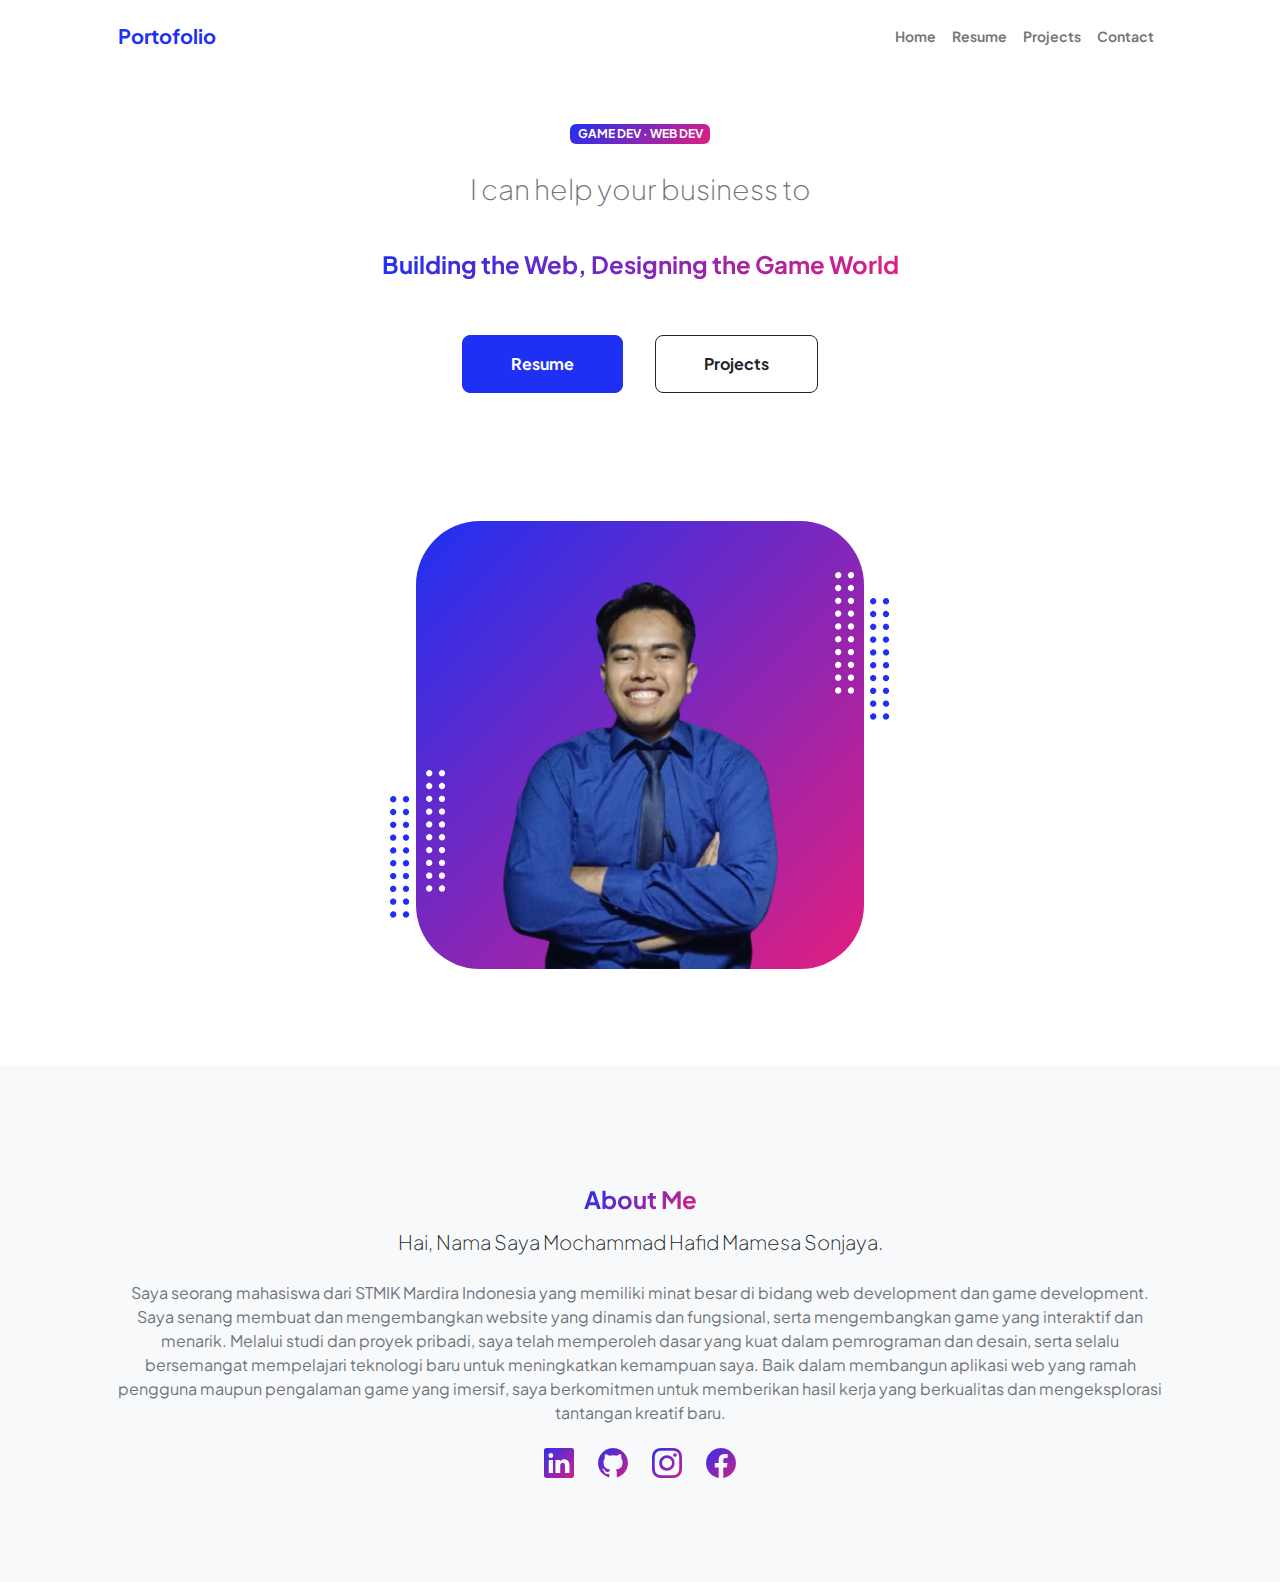
<file: index.html>
<!DOCTYPE html>
<html lang="en">
    <head>
        <meta charset="utf-8" />
        <meta name="viewport" content="width=device-width, initial-scale=1, shrink-to-fit=no" />
        <meta name="description" content="" />
        <meta name="author" content="" />
        <title>Portofolio</title>
        <!-- Favicon-->
        <link rel="icon" type="image/x-icon" href="assets/favicon.ico" />
        <!-- Custom Google font-->
        <link rel="preconnect" href="https://fonts.googleapis.com" />
        <link rel="preconnect" href="https://fonts.gstatic.com" crossorigin />
        <link href="https://fonts.googleapis.com/css2?family=Plus+Jakarta+Sans:wght@100;200;300;400;500;600;700;800;900&amp;display=swap" rel="stylesheet" />
        <!-- Bootstrap icons-->
        <link href="https://cdn.jsdelivr.net/npm/bootstrap-icons@1.8.1/font/bootstrap-icons.css" rel="stylesheet" />
        <!-- Core theme CSS (includes Bootstrap)-->
        <link href="css/styles.css" rel="stylesheet" />
    </head>
    <body class="d-flex flex-column h-100">
        <main class="flex-shrink-0">
            <!-- Navigation-->
            <nav class="navbar navbar-expand-lg navbar-light bg-white py-3">
                <div class="container px-5">
                    <a class="navbar-brand" href="index.html"><span class="fw-bolder text-primary">Portofolio</span></a>
                    <button class="navbar-toggler" type="button" data-bs-toggle="collapse" data-bs-target="#navbarSupportedContent" aria-controls="navbarSupportedContent" aria-expanded="false" aria-label="Toggle navigation"><span class="navbar-toggler-icon"></span></button>
                    <div class="collapse navbar-collapse" id="navbarSupportedContent">
                        <ul class="navbar-nav ms-auto mb-2 mb-lg-0 small fw-bolder">
                            <li class="nav-item"><a class="nav-link" href="index.html">Home</a></li>
                            <li class="nav-item"><a class="nav-link" href="resume.html">Resume</a></li>
                            <li class="nav-item"><a class="nav-link" href="projects.html">Projects</a></li>
                            <li class="nav-item"><a class="nav-link" href="contact.html">Contact</a></li>
                        </ul>
                    </div>
                </div>
            </nav>
            <!-- Header-->
            <header class="py-5">
                <div class="container px-5 pb-5">
                    <div class="row gx-5 align-items-center">
                        <div class="col-xxl-5">
                            <!-- Header text content-->
                            <div class="text-center text-xxl-start">
                                <div class="badge bg-gradient-primary-to-secondary text-white mb-4"><div class="text-uppercase">Game Dev &middot; Web Dev </div></div>
                                <div class="fs-3 fw-light text-muted">I can help your business to</div>
                                <h1 class="display-3 fw-bolder mb-5"><span class="text-gradient d-inline">Building the Web, Designing the Game World</span></h1>
                                <div class="d-grid gap-3 d-sm-flex justify-content-sm-center justify-content-xxl-start mb-3">
                                    <a class="btn btn-primary btn-lg px-5 py-3 me-sm-3 fs-6 fw-bolder" href="resume.html">Resume</a>
                                    <a class="btn btn-outline-dark btn-lg px-5 py-3 fs-6 fw-bolder" href="projects.html">Projects</a>
                                </div>
                            </div>
                        </div>
                        <div class="col-xxl-7">
                            <!-- Header profile picture-->
                            <div class="d-flex justify-content-center mt-5 mt-xxl-0">
                                <div class="profile bg-gradient-primary-to-secondary">
                                    <!-- TIP: For best results, use a photo with a transparent background like the demo example below-->
                                    <!-- Watch a tutorial on how to do this on YouTube (link)-->
                                    <img class="profile-img" src="assets/profile.png" alt="..." />
                                    <div class="dots-1">
                                        <!-- SVG Dots-->
                                        <svg version="1.1" xmlns="http://www.w3.org/2000/svg" xmlns:xlink="http://www.w3.org/1999/xlink" x="0px" y="0px" viewBox="0 0 191.6 1215.4" style="enable-background: new 0 0 191.6 1215.4" xml:space="preserve">
                                            <g transform="translate(0.000000,1280.000000) scale(0.100000,-0.100000)">
                                                <path d="M227.7,12788.6c-105-35-200-141-222-248c-43-206,163-412,369-369c155,32,275,190,260,339c-11,105-90,213-190,262        C383.7,12801.6,289.7,12808.6,227.7,12788.6z"></path>
                                                <path d="M1507.7,12788.6c-151-50-253-216-222-362c25-119,136-230,254-255c194-41,395,142,375,339c-11,105-90,213-190,262        C1663.7,12801.6,1569.7,12808.6,1507.7,12788.6z"></path>
                                                <path d="M227.7,11508.6c-105-35-200-141-222-248c-43-206,163-412,369-369c155,32,275,190,260,339c-11,105-90,213-190,262        C383.7,11521.6,289.7,11528.6,227.7,11508.6z"></path>
                                                <path d="M1507.7,11508.6c-151-50-253-216-222-362c25-119,136-230,254-255c194-41,395,142,375,339c-11,105-90,213-190,262        C1663.7,11521.6,1569.7,11528.6,1507.7,11508.6z"></path>
                                                <path d="M227.7,10228.6c-105-35-200-141-222-248c-43-206,163-412,369-369c155,32,275,190,260,339c-11,105-90,213-190,262        C383.7,10241.6,289.7,10248.6,227.7,10228.6z"></path>
                                                <path d="M1507.7,10228.6c-105-35-200-141-222-248c-43-206,163-412,369-369c155,32,275,190,260,339c-11,105-90,213-190,262        C1663.7,10241.6,1569.7,10248.6,1507.7,10228.6z"></path>
                                                <path d="M227.7,8948.6c-105-35-200-141-222-248c-43-206,163-412,369-369c155,32,275,190,260,339c-11,105-90,213-190,262        C383.7,8961.6,289.7,8968.6,227.7,8948.6z"></path>
                                                <path d="M1507.7,8948.6c-105-35-200-141-222-248c-43-206,163-412,369-369c155,32,275,190,260,339c-11,105-90,213-190,262        C1663.7,8961.6,1569.7,8968.6,1507.7,8948.6z"></path>
                                                <path d="M227.7,7668.6c-105-35-200-141-222-248c-43-206,163-412,369-369c155,32,275,190,260,339c-11,105-90,213-190,262        C383.7,7681.6,289.7,7688.6,227.7,7668.6z"></path>
                                                <path d="M1507.7,7668.6c-105-35-200-141-222-248c-43-206,163-412,369-369c155,32,275,190,260,339c-11,105-90,213-190,262        C1663.7,7681.6,1569.7,7688.6,1507.7,7668.6z"></path>
                                                <path d="M227.7,6388.6c-105-35-200-141-222-248c-43-206,163-412,369-369c155,32,275,190,260,339c-11,105-90,213-190,262        C383.7,6401.6,289.7,6408.6,227.7,6388.6z"></path>
                                                <path d="M1507.7,6388.6c-105-35-200-141-222-248c-43-206,163-412,369-369c155,32,275,190,260,339c-11,105-90,213-190,262        C1663.7,6401.6,1569.7,6408.6,1507.7,6388.6z"></path>
                                                <path d="M227.7,5108.6c-105-35-200-141-222-248c-43-206,163-412,369-369c155,32,275,190,260,339c-11,105-90,213-190,262        C383.7,5121.6,289.7,5128.6,227.7,5108.6z"></path>
                                                <path d="M1507.7,5108.6c-105-35-200-141-222-248c-43-206,163-412,369-369c155,32,275,190,260,339c-11,105-90,213-190,262        C1663.7,5121.6,1569.7,5128.6,1507.7,5108.6z"></path>
                                                <path d="M227.7,3828.6c-105-35-200-141-222-248c-43-206,163-412,369-369c155,32,275,190,260,339c-11,105-90,213-190,262        C383.7,3841.6,289.7,3848.6,227.7,3828.6z"></path>
                                                <path d="M1507.7,3828.6c-105-35-200-141-222-248c-43-206,163-412,369-369c155,32,275,190,260,339c-11,105-90,213-190,262        C1663.7,3841.6,1569.7,3848.6,1507.7,3828.6z"></path>
                                                <path d="M227.7,2548.6c-105-35-200-141-222-248c-43-206,163-412,369-369c155,32,275,190,260,339c-11,105-90,213-190,262        C383.7,2561.6,289.7,2568.6,227.7,2548.6z"></path>
                                                <path d="M1507.7,2548.6c-105-35-200-141-222-248c-43-206,163-412,369-369c155,32,275,190,260,339c-11,105-90,213-190,262        C1663.7,2561.6,1569.7,2568.6,1507.7,2548.6z"></path>
                                                <path d="M227.7,1268.6c-105-35-200-141-222-248c-43-206,163-412,369-369c155,32,275,190,260,339c-11,105-90,213-190,262        C383.7,1281.6,289.7,1288.6,227.7,1268.6z"></path>
                                                <path d="M1507.7,1268.6c-105-35-200-141-222-248c-43-206,163-412,369-369c155,32,275,190,260,339c-11,105-90,213-190,262        C1663.7,1281.6,1569.7,1288.6,1507.7,1268.6z"></path>
                                            </g>
                                        </svg>
                                        <!-- END of SVG dots-->
                                    </div>
                                    <div class="dots-2">
                                        <!-- SVG Dots-->
                                        <svg version="1.1" xmlns="http://www.w3.org/2000/svg" xmlns:xlink="http://www.w3.org/1999/xlink" x="0px" y="0px" viewBox="0 0 191.6 1215.4" style="enable-background: new 0 0 191.6 1215.4" xml:space="preserve">
                                            <g transform="translate(0.000000,1280.000000) scale(0.100000,-0.100000)">
                                                <path d="M227.7,12788.6c-105-35-200-141-222-248c-43-206,163-412,369-369c155,32,275,190,260,339c-11,105-90,213-190,262        C383.7,12801.6,289.7,12808.6,227.7,12788.6z"></path>
                                                <path d="M1507.7,12788.6c-151-50-253-216-222-362c25-119,136-230,254-255c194-41,395,142,375,339c-11,105-90,213-190,262        C1663.7,12801.6,1569.7,12808.6,1507.7,12788.6z"></path>
                                                <path d="M227.7,11508.6c-105-35-200-141-222-248c-43-206,163-412,369-369c155,32,275,190,260,339c-11,105-90,213-190,262        C383.7,11521.6,289.7,11528.6,227.7,11508.6z"></path>
                                                <path d="M1507.7,11508.6c-151-50-253-216-222-362c25-119,136-230,254-255c194-41,395,142,375,339c-11,105-90,213-190,262        C1663.7,11521.6,1569.7,11528.6,1507.7,11508.6z"></path>
                                                <path d="M227.7,10228.6c-105-35-200-141-222-248c-43-206,163-412,369-369c155,32,275,190,260,339c-11,105-90,213-190,262        C383.7,10241.6,289.7,10248.6,227.7,10228.6z"></path>
                                                <path d="M1507.7,10228.6c-105-35-200-141-222-248c-43-206,163-412,369-369c155,32,275,190,260,339c-11,105-90,213-190,262        C1663.7,10241.6,1569.7,10248.6,1507.7,10228.6z"></path>
                                                <path d="M227.7,8948.6c-105-35-200-141-222-248c-43-206,163-412,369-369c155,32,275,190,260,339c-11,105-90,213-190,262        C383.7,8961.6,289.7,8968.6,227.7,8948.6z"></path>
                                                <path d="M1507.7,8948.6c-105-35-200-141-222-248c-43-206,163-412,369-369c155,32,275,190,260,339c-11,105-90,213-190,262        C1663.7,8961.6,1569.7,8968.6,1507.7,8948.6z"></path>
                                                <path d="M227.7,7668.6c-105-35-200-141-222-248c-43-206,163-412,369-369c155,32,275,190,260,339c-11,105-90,213-190,262        C383.7,7681.6,289.7,7688.6,227.7,7668.6z"></path>
                                                <path d="M1507.7,7668.6c-105-35-200-141-222-248c-43-206,163-412,369-369c155,32,275,190,260,339c-11,105-90,213-190,262        C1663.7,7681.6,1569.7,7688.6,1507.7,7668.6z"></path>
                                                <path d="M227.7,6388.6c-105-35-200-141-222-248c-43-206,163-412,369-369c155,32,275,190,260,339c-11,105-90,213-190,262        C383.7,6401.6,289.7,6408.6,227.7,6388.6z"></path>
                                                <path d="M1507.7,6388.6c-105-35-200-141-222-248c-43-206,163-412,369-369c155,32,275,190,260,339c-11,105-90,213-190,262        C1663.7,6401.6,1569.7,6408.6,1507.7,6388.6z"></path>
                                                <path d="M227.7,5108.6c-105-35-200-141-222-248c-43-206,163-412,369-369c155,32,275,190,260,339c-11,105-90,213-190,262        C383.7,5121.6,289.7,5128.6,227.7,5108.6z"></path>
                                                <path d="M1507.7,5108.6c-105-35-200-141-222-248c-43-206,163-412,369-369c155,32,275,190,260,339c-11,105-90,213-190,262        C1663.7,5121.6,1569.7,5128.6,1507.7,5108.6z"></path>
                                                <path d="M227.7,3828.6c-105-35-200-141-222-248c-43-206,163-412,369-369c155,32,275,190,260,339c-11,105-90,213-190,262        C383.7,3841.6,289.7,3848.6,227.7,3828.6z"></path>
                                                <path d="M1507.7,3828.6c-105-35-200-141-222-248c-43-206,163-412,369-369c155,32,275,190,260,339c-11,105-90,213-190,262        C1663.7,3841.6,1569.7,3848.6,1507.7,3828.6z"></path>
                                                <path d="M227.7,2548.6c-105-35-200-141-222-248c-43-206,163-412,369-369c155,32,275,190,260,339c-11,105-90,213-190,262        C383.7,2561.6,289.7,2568.6,227.7,2548.6z"></path>
                                                <path d="M1507.7,2548.6c-105-35-200-141-222-248c-43-206,163-412,369-369c155,32,275,190,260,339c-11,105-90,213-190,262        C1663.7,2561.6,1569.7,2568.6,1507.7,2548.6z"></path>
                                                <path d="M227.7,1268.6c-105-35-200-141-222-248c-43-206,163-412,369-369c155,32,275,190,260,339c-11,105-90,213-190,262        C383.7,1281.6,289.7,1288.6,227.7,1268.6z"></path>
                                                <path d="M1507.7,1268.6c-105-35-200-141-222-248c-43-206,163-412,369-369c155,32,275,190,260,339c-11,105-90,213-190,262        C1663.7,1281.6,1569.7,1288.6,1507.7,1268.6z"></path>
                                            </g>
                                        </svg>
                                        <!-- END of SVG dots-->
                                    </div>
                                    <div class="dots-3">
                                        <!-- SVG Dots-->
                                        <svg version="1.1" xmlns="http://www.w3.org/2000/svg" xmlns:xlink="http://www.w3.org/1999/xlink" x="0px" y="0px" viewBox="0 0 191.6 1215.4" style="enable-background: new 0 0 191.6 1215.4" xml:space="preserve">
                                            <g transform="translate(0.000000,1280.000000) scale(0.100000,-0.100000)">
                                                <path d="M227.7,12788.6c-105-35-200-141-222-248c-43-206,163-412,369-369c155,32,275,190,260,339c-11,105-90,213-190,262        C383.7,12801.6,289.7,12808.6,227.7,12788.6z"></path>
                                                <path d="M1507.7,12788.6c-151-50-253-216-222-362c25-119,136-230,254-255c194-41,395,142,375,339c-11,105-90,213-190,262        C1663.7,12801.6,1569.7,12808.6,1507.7,12788.6z"></path>
                                                <path d="M227.7,11508.6c-105-35-200-141-222-248c-43-206,163-412,369-369c155,32,275,190,260,339c-11,105-90,213-190,262        C383.7,11521.6,289.7,11528.6,227.7,11508.6z"></path>
                                                <path d="M1507.7,11508.6c-151-50-253-216-222-362c25-119,136-230,254-255c194-41,395,142,375,339c-11,105-90,213-190,262        C1663.7,11521.6,1569.7,11528.6,1507.7,11508.6z"></path>
                                                <path d="M227.7,10228.6c-105-35-200-141-222-248c-43-206,163-412,369-369c155,32,275,190,260,339c-11,105-90,213-190,262        C383.7,10241.6,289.7,10248.6,227.7,10228.6z"></path>
                                                <path d="M1507.7,10228.6c-105-35-200-141-222-248c-43-206,163-412,369-369c155,32,275,190,260,339c-11,105-90,213-190,262        C1663.7,10241.6,1569.7,10248.6,1507.7,10228.6z"></path>
                                                <path d="M227.7,8948.6c-105-35-200-141-222-248c-43-206,163-412,369-369c155,32,275,190,260,339c-11,105-90,213-190,262        C383.7,8961.6,289.7,8968.6,227.7,8948.6z"></path>
                                                <path d="M1507.7,8948.6c-105-35-200-141-222-248c-43-206,163-412,369-369c155,32,275,190,260,339c-11,105-90,213-190,262        C1663.7,8961.6,1569.7,8968.6,1507.7,8948.6z"></path>
                                                <path d="M227.7,7668.6c-105-35-200-141-222-248c-43-206,163-412,369-369c155,32,275,190,260,339c-11,105-90,213-190,262        C383.7,7681.6,289.7,7688.6,227.7,7668.6z"></path>
                                                <path d="M1507.7,7668.6c-105-35-200-141-222-248c-43-206,163-412,369-369c155,32,275,190,260,339c-11,105-90,213-190,262        C1663.7,7681.6,1569.7,7688.6,1507.7,7668.6z"></path>
                                                <path d="M227.7,6388.6c-105-35-200-141-222-248c-43-206,163-412,369-369c155,32,275,190,260,339c-11,105-90,213-190,262        C383.7,6401.6,289.7,6408.6,227.7,6388.6z"></path>
                                                <path d="M1507.7,6388.6c-105-35-200-141-222-248c-43-206,163-412,369-369c155,32,275,190,260,339c-11,105-90,213-190,262        C1663.7,6401.6,1569.7,6408.6,1507.7,6388.6z"></path>
                                                <path d="M227.7,5108.6c-105-35-200-141-222-248c-43-206,163-412,369-369c155,32,275,190,260,339c-11,105-90,213-190,262        C383.7,5121.6,289.7,5128.6,227.7,5108.6z"></path>
                                                <path d="M1507.7,5108.6c-105-35-200-141-222-248c-43-206,163-412,369-369c155,32,275,190,260,339c-11,105-90,213-190,262        C1663.7,5121.6,1569.7,5128.6,1507.7,5108.6z"></path>
                                                <path d="M227.7,3828.6c-105-35-200-141-222-248c-43-206,163-412,369-369c155,32,275,190,260,339c-11,105-90,213-190,262        C383.7,3841.6,289.7,3848.6,227.7,3828.6z"></path>
                                                <path d="M1507.7,3828.6c-105-35-200-141-222-248c-43-206,163-412,369-369c155,32,275,190,260,339c-11,105-90,213-190,262        C1663.7,3841.6,1569.7,3848.6,1507.7,3828.6z"></path>
                                                <path d="M227.7,2548.6c-105-35-200-141-222-248c-43-206,163-412,369-369c155,32,275,190,260,339c-11,105-90,213-190,262        C383.7,2561.6,289.7,2568.6,227.7,2548.6z"></path>
                                                <path d="M1507.7,2548.6c-105-35-200-141-222-248c-43-206,163-412,369-369c155,32,275,190,260,339c-11,105-90,213-190,262        C1663.7,2561.6,1569.7,2568.6,1507.7,2548.6z"></path>
                                                <path d="M227.7,1268.6c-105-35-200-141-222-248c-43-206,163-412,369-369c155,32,275,190,260,339c-11,105-90,213-190,262        C383.7,1281.6,289.7,1288.6,227.7,1268.6z"></path>
                                                <path d="M1507.7,1268.6c-105-35-200-141-222-248c-43-206,163-412,369-369c155,32,275,190,260,339c-11,105-90,213-190,262        C1663.7,1281.6,1569.7,1288.6,1507.7,1268.6z"></path>
                                            </g>
                                        </svg>
                                        <!-- END of SVG dots-->
                                    </div>
                                    <div class="dots-4">
                                        <!-- SVG Dots-->
                                        <svg version="1.1" xmlns="http://www.w3.org/2000/svg" xmlns:xlink="http://www.w3.org/1999/xlink" x="0px" y="0px" viewBox="0 0 191.6 1215.4" style="enable-background: new 0 0 191.6 1215.4" xml:space="preserve">
                                            <g transform="translate(0.000000,1280.000000) scale(0.100000,-0.100000)">
                                                <path d="M227.7,12788.6c-105-35-200-141-222-248c-43-206,163-412,369-369c155,32,275,190,260,339c-11,105-90,213-190,262        C383.7,12801.6,289.7,12808.6,227.7,12788.6z"></path>
                                                <path d="M1507.7,12788.6c-151-50-253-216-222-362c25-119,136-230,254-255c194-41,395,142,375,339c-11,105-90,213-190,262        C1663.7,12801.6,1569.7,12808.6,1507.7,12788.6z"></path>
                                                <path d="M227.7,11508.6c-105-35-200-141-222-248c-43-206,163-412,369-369c155,32,275,190,260,339c-11,105-90,213-190,262        C383.7,11521.6,289.7,11528.6,227.7,11508.6z"></path>
                                                <path d="M1507.7,11508.6c-151-50-253-216-222-362c25-119,136-230,254-255c194-41,395,142,375,339c-11,105-90,213-190,262        C1663.7,11521.6,1569.7,11528.6,1507.7,11508.6z"></path>
                                                <path d="M227.7,10228.6c-105-35-200-141-222-248c-43-206,163-412,369-369c155,32,275,190,260,339c-11,105-90,213-190,262        C383.7,10241.6,289.7,10248.6,227.7,10228.6z"></path>
                                                <path d="M1507.7,10228.6c-105-35-200-141-222-248c-43-206,163-412,369-369c155,32,275,190,260,339c-11,105-90,213-190,262        C1663.7,10241.6,1569.7,10248.6,1507.7,10228.6z"></path>
                                                <path d="M227.7,8948.6c-105-35-200-141-222-248c-43-206,163-412,369-369c155,32,275,190,260,339c-11,105-90,213-190,262        C383.7,8961.6,289.7,8968.6,227.7,8948.6z"></path>
                                                <path d="M1507.7,8948.6c-105-35-200-141-222-248c-43-206,163-412,369-369c155,32,275,190,260,339c-11,105-90,213-190,262        C1663.7,8961.6,1569.7,8968.6,1507.7,8948.6z"></path>
                                                <path d="M227.7,7668.6c-105-35-200-141-222-248c-43-206,163-412,369-369c155,32,275,190,260,339c-11,105-90,213-190,262        C383.7,7681.6,289.7,7688.6,227.7,7668.6z"></path>
                                                <path d="M1507.7,7668.6c-105-35-200-141-222-248c-43-206,163-412,369-369c155,32,275,190,260,339c-11,105-90,213-190,262        C1663.7,7681.6,1569.7,7688.6,1507.7,7668.6z"></path>
                                                <path d="M227.7,6388.6c-105-35-200-141-222-248c-43-206,163-412,369-369c155,32,275,190,260,339c-11,105-90,213-190,262        C383.7,6401.6,289.7,6408.6,227.7,6388.6z"></path>
                                                <path d="M1507.7,6388.6c-105-35-200-141-222-248c-43-206,163-412,369-369c155,32,275,190,260,339c-11,105-90,213-190,262        C1663.7,6401.6,1569.7,6408.6,1507.7,6388.6z"></path>
                                                <path d="M227.7,5108.6c-105-35-200-141-222-248c-43-206,163-412,369-369c155,32,275,190,260,339c-11,105-90,213-190,262        C383.7,5121.6,289.7,5128.6,227.7,5108.6z"></path>
                                                <path d="M1507.7,5108.6c-105-35-200-141-222-248c-43-206,163-412,369-369c155,32,275,190,260,339c-11,105-90,213-190,262        C1663.7,5121.6,1569.7,5128.6,1507.7,5108.6z"></path>
                                                <path d="M227.7,3828.6c-105-35-200-141-222-248c-43-206,163-412,369-369c155,32,275,190,260,339c-11,105-90,213-190,262        C383.7,3841.6,289.7,3848.6,227.7,3828.6z"></path>
                                                <path d="M1507.7,3828.6c-105-35-200-141-222-248c-43-206,163-412,369-369c155,32,275,190,260,339c-11,105-90,213-190,262        C1663.7,3841.6,1569.7,3848.6,1507.7,3828.6z"></path>
                                                <path d="M227.7,2548.6c-105-35-200-141-222-248c-43-206,163-412,369-369c155,32,275,190,260,339c-11,105-90,213-190,262        C383.7,2561.6,289.7,2568.6,227.7,2548.6z"></path>
                                                <path d="M1507.7,2548.6c-105-35-200-141-222-248c-43-206,163-412,369-369c155,32,275,190,260,339c-11,105-90,213-190,262        C1663.7,2561.6,1569.7,2568.6,1507.7,2548.6z"></path>
                                                <path d="M227.7,1268.6c-105-35-200-141-222-248c-43-206,163-412,369-369c155,32,275,190,260,339c-11,105-90,213-190,262        C383.7,1281.6,289.7,1288.6,227.7,1268.6z"></path>
                                                <path d="M1507.7,1268.6c-105-35-200-141-222-248c-43-206,163-412,369-369c155,32,275,190,260,339c-11,105-90,213-190,262        C1663.7,1281.6,1569.7,1288.6,1507.7,1268.6z"></path>
                                            </g>
                                        </svg>
                                        <!-- END of SVG dots-->
                                    </div>
                                </div>
                            </div>
                        </div>
                    </div>
                </div>
            </header>
            <!-- About Section-->
            <section class="bg-light py-5">
                <div class="container px-5">
                    <div class="row gx-5 justify-content-center">
                        <div class="col-xxl-8">
                            <div class="text-center my-5">
                                <h2 class="display-5 fw-bolder"><span class="text-gradient d-inline">About Me</span></h2>
                                <p class="lead fw-light mb-4">Hai, Nama Saya Mochammad Hafid Mamesa Sonjaya.</p>
                                <p class="text-muted">Saya seorang mahasiswa dari STMIK Mardira Indonesia yang memiliki minat besar di bidang web development dan game development. Saya senang membuat dan mengembangkan website yang dinamis dan fungsional, serta mengembangkan game yang interaktif dan menarik. Melalui studi dan proyek pribadi, saya telah memperoleh dasar yang kuat dalam pemrograman dan desain, serta selalu bersemangat mempelajari teknologi baru untuk meningkatkan kemampuan saya. Baik dalam membangun aplikasi web yang ramah pengguna maupun pengalaman game yang imersif, saya berkomitmen untuk memberikan hasil kerja yang berkualitas dan mengeksplorasi tantangan kreatif baru.</p>
                                <div class="d-flex justify-content-center fs-2 gap-4">
                                    <a class="text-gradient" href="#!"><i class="bi bi-linkedin"></i></a>
                                    <a class="text-gradient" href="https://github.com/FidzLilyy"><i class="bi bi-github"></i></a>
                                    <a class="text-gradient" href="https://www.instagram.com/fdzl.ily/"><i class="bi bi-instagram"></i></a>
                                    <a class="text-gradient" href="https://www.facebook.com/mohchamad.hafidz"><i class="bi bi-facebook"></i></a>
                                </div>
                            </div>
                        </div>
                    </div>
                </div>
            </section>
        </main>
        <!-- Bootstrap core JS-->
        <script src="https://cdn.jsdelivr.net/npm/bootstrap@5.2.3/dist/js/bootstrap.bundle.min.js"></script>
        <!-- Core theme JS-->
        <script src="js/scripts.js"></script>
    </body>
</html>
</file>
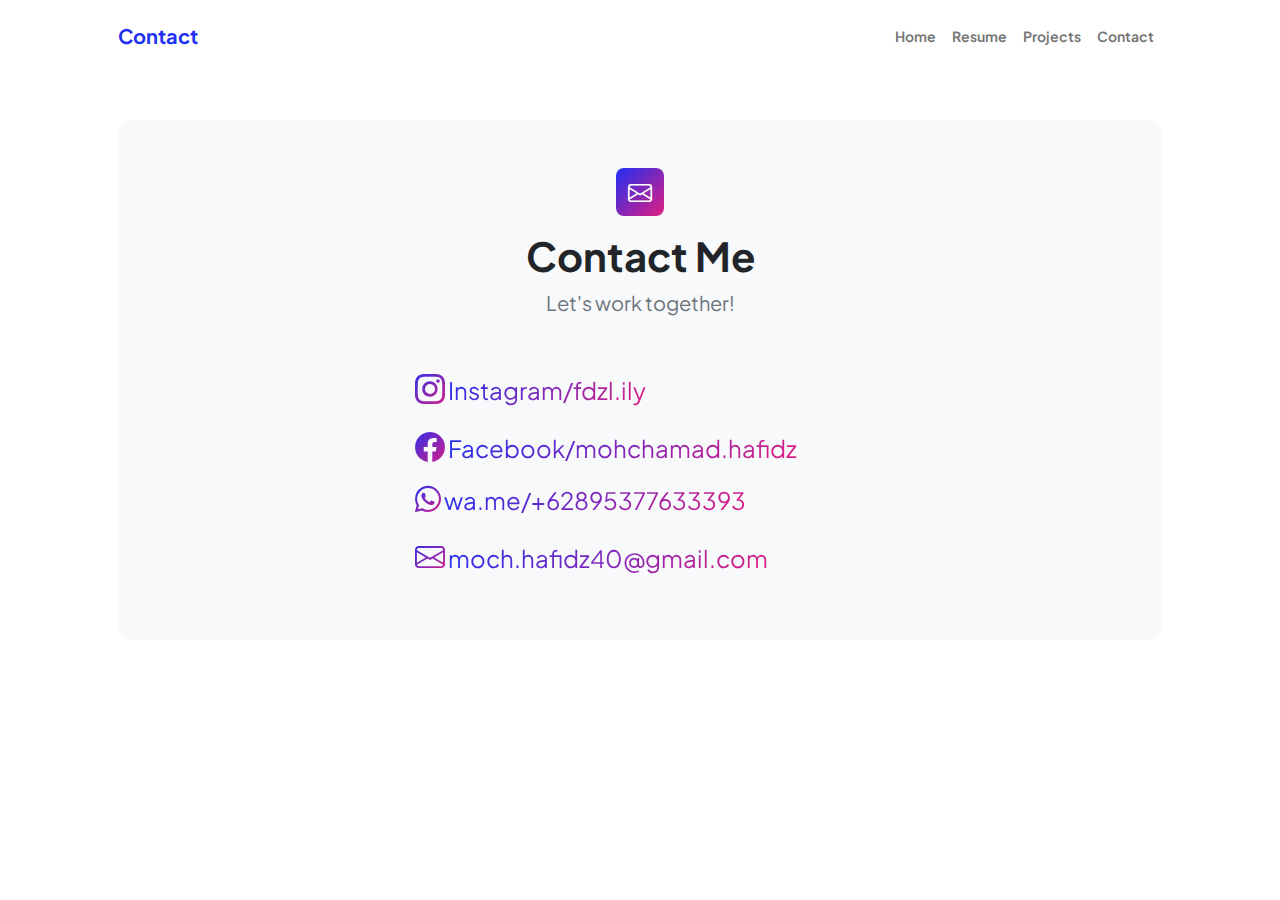
<file: contact.html>
<!DOCTYPE html>
<html lang="en">
    <head>
        <meta charset="utf-8" />
        <meta name="viewport" content="width=device-width, initial-scale=1, shrink-to-fit=no" />
        <meta name="description" content />
        <meta name="author" content />
        <title>Contact</title>
        <link rel="stylesheet" href="https://cdnjs.cloudflare.com/ajax/libs/font-awesome/6.0.0-beta3/css/all.min.css">
        <!-- Favicon-->
        <link rel="icon" type="image/x-icon" href="assets/favicon.ico" />
        <!-- Custom Google font-->
        <link rel="preconnect" href="https://fonts.googleapis.com" />
        <link rel="preconnect" href="https://fonts.gstatic.com" crossorigin />
        <link href="https://fonts.googleapis.com/css2?family=Plus+Jakarta+Sans:wght@100;200;300;400;500;600;700;800;900&amp;display=swap" rel="stylesheet" />
        <!-- Bootstrap icons-->
        <link href="https://cdn.jsdelivr.net/npm/bootstrap-icons@1.8.1/font/bootstrap-icons.css" rel="stylesheet" />
        <!-- Core theme CSS (includes Bootstrap)-->
        <link href="css/styles.css" rel="stylesheet" />
    </head>
    <body class="d-flex flex-column">
        <main class="flex-shrink-0">
            <!-- Navigation-->
            <nav class="navbar navbar-expand-lg navbar-light bg-white py-3">
                <div class="container px-5">
                    <a class="navbar-brand" href="index.html"><span class="fw-bolder text-primary">Contact</span></a>
                    <button class="navbar-toggler" type="button" data-bs-toggle="collapse" data-bs-target="#navbarSupportedContent" aria-controls="navbarSupportedContent" aria-expanded="false" aria-label="Toggle navigation"><span class="navbar-toggler-icon"></span></button>
                    <div class="collapse navbar-collapse" id="navbarSupportedContent">
                        <ul class="navbar-nav ms-auto mb-2 mb-lg-0 small fw-bolder">
                            <li class="nav-item"><a class="nav-link" href="index.html">Home</a></li>
                            <li class="nav-item"><a class="nav-link" href="resume.html">Resume</a></li>
                            <li class="nav-item"><a class="nav-link" href="projects.html">Projects</a></li>
                            <li class="nav-item"><a class="nav-link" href="contact.html">Contact</a></li>
                        </ul>
                    </div>
                </div>
            </nav>
            <!-- Page content-->
            <section class="py-5">
                <div class="container px-5">
                    <!-- Contact form-->
                    <div class="bg-light rounded-4 py-5 px-4 px-md-5">
                        <div class="text-center mb-5">
                            <div class="feature bg-primary bg-gradient-primary-to-secondary text-white rounded-3 mb-3"><i class="bi bi-envelope"></i></div>
                            <h1 class="fw-bolder">Contact Me</h1>
                            <p class="lead fw-normal text-muted mb-0">Let's work together!</p>
                        </div>
                        <div class="row gx-5 justify-content-center">
                            <div class="col-lg-8 col-xl-6">
                                <a class="text-gradient" href="https://www.instagram.com/fdzl.ily/">
                                    <i class="bi bi-instagram"></i>
                                </a>
                                <p class="text-gradient">Instagram/fdzl.ily</p>
                                <br>
                                <a class="text-gradient" href="https://www.facebook.com/mohchamad.hafidz">
                                    <i class="bi bi-facebook"></i>
                                </a>
                                <p class="text-gradient">Facebook/mohchamad.hafidz</p>
                                <br>
                                <a href="https://wa.me/+62895377633393" class="text-gradient">
                                    <i class="fab fa-whatsapp"></i>
                                </a>
                                <p class="text-gradient">wa.me/+62895377633393</p><br>
                                <a href="mailto:moch.hafidz40@gmail.com" class="text-gradient">
                                    <i class="bi bi-envelope"></i>
                                </a>
                                <p class="text-gradient">moch.hafidz40@gmail.com</p>
                            </div>
                        </div>
                    </div>
                </div>
            </section>
        </main>
        <!-- Footer-->
        <!-- <footer class="bg-white py-4 mt-auto">
            <div class="container px-5">
                <div class="row align-items-center justify-content-between flex-column flex-sm-row">
                    <div class="col-auto">
                        <a class="small" href="#!">Privacy</a>
                        <span class="mx-1">&middot;</span>
                        <a class="small" href="#!">Terms</a>
                        <span class="mx-1">&middot;</span>
                        <a class="small" href="#!">Contact</a>
                    </div>
                </div>
            </div>
        </footer> -->
        <!-- Bootstrap core JS-->
        <script src="https://cdn.jsdelivr.net/npm/bootstrap@5.2.3/dist/js/bootstrap.bundle.min.js"></script>
        <!-- Core theme JS-->
        <script src="js/scripts.js"></script>
        <!-- * * * * * * * * * * * * * * * * * * * * * * * * * * * * * * * * * * * * * * * *-->
        <!-- * *                               SB Forms JS                               * *-->
        <!-- * * Activate your form at https://startbootstrap.com/solution/contact-forms * *-->
        <!-- * * * * * * * * * * * * * * * * * * * * * * * * * * * * * * * * * * * * * * * *-->
        <script src="https://cdn.startbootstrap.com/sb-forms-latest.js"></script>
    </body>
</html>
</file>
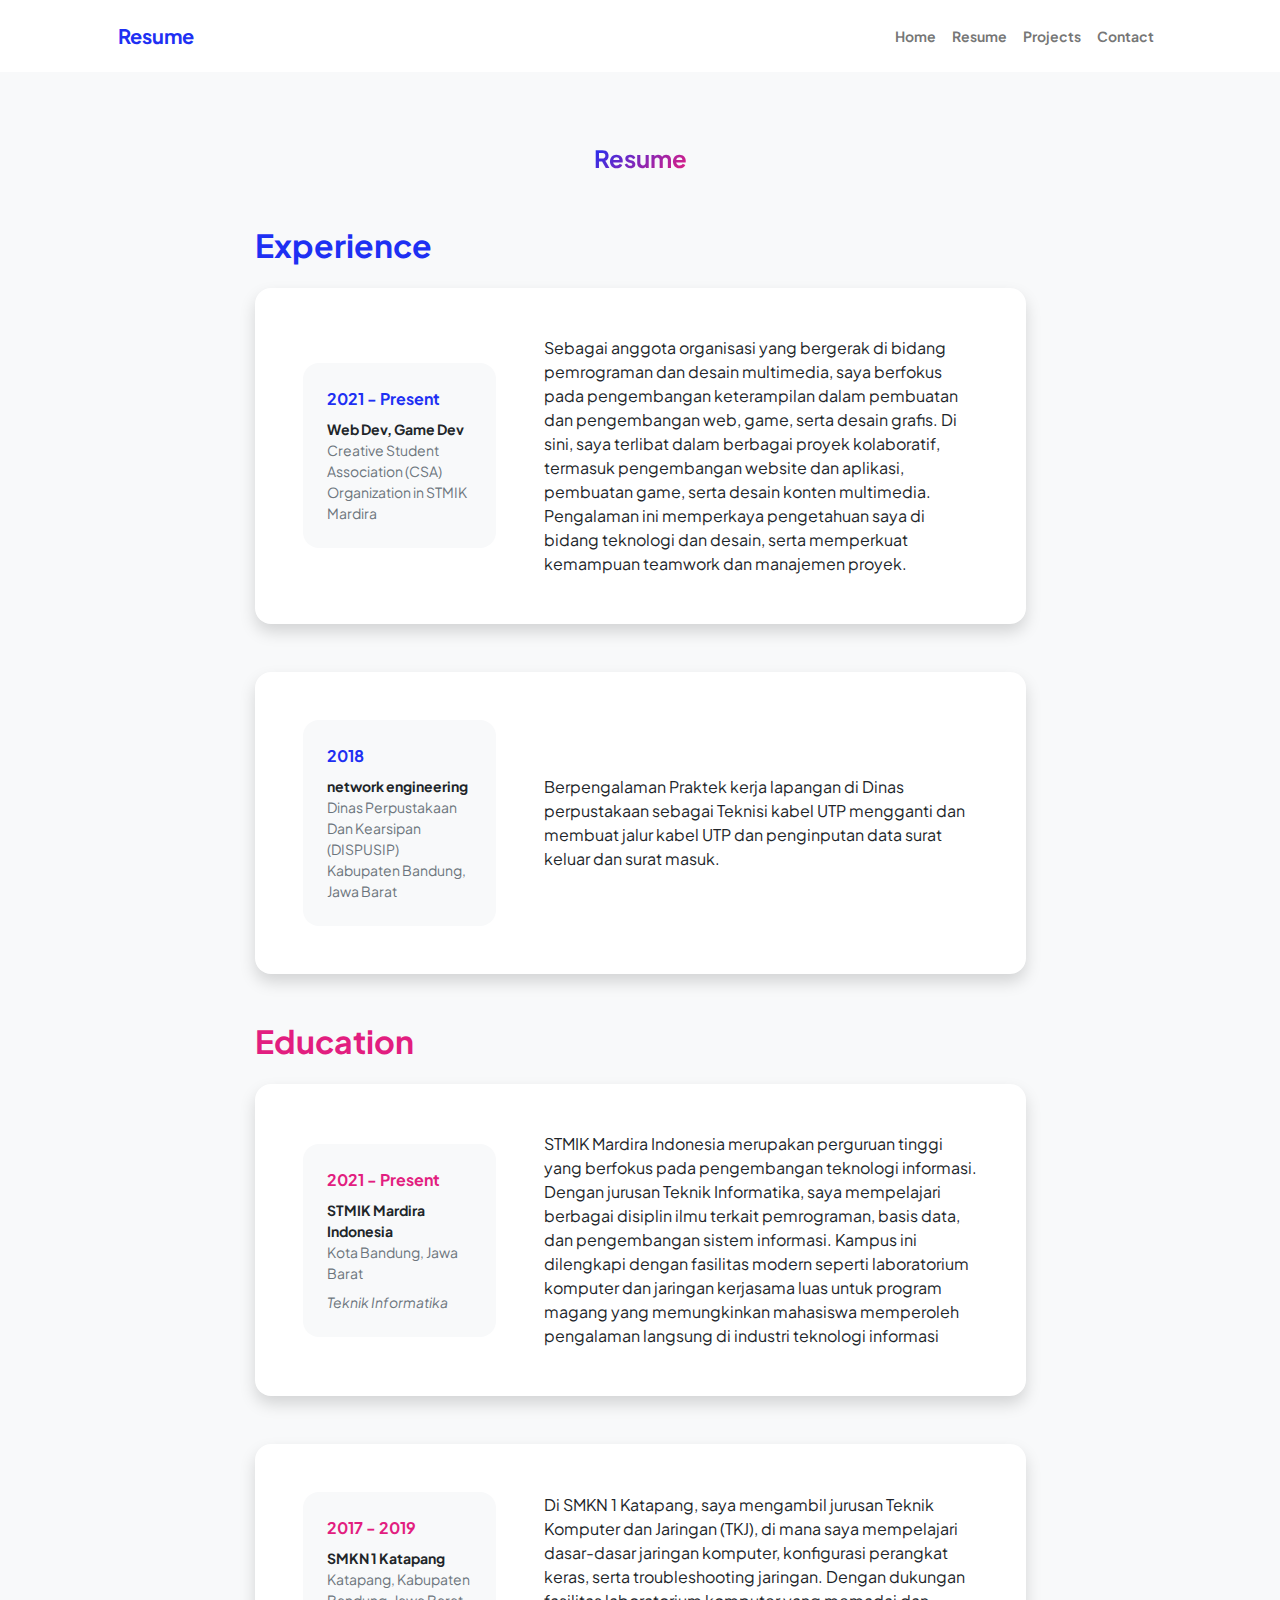
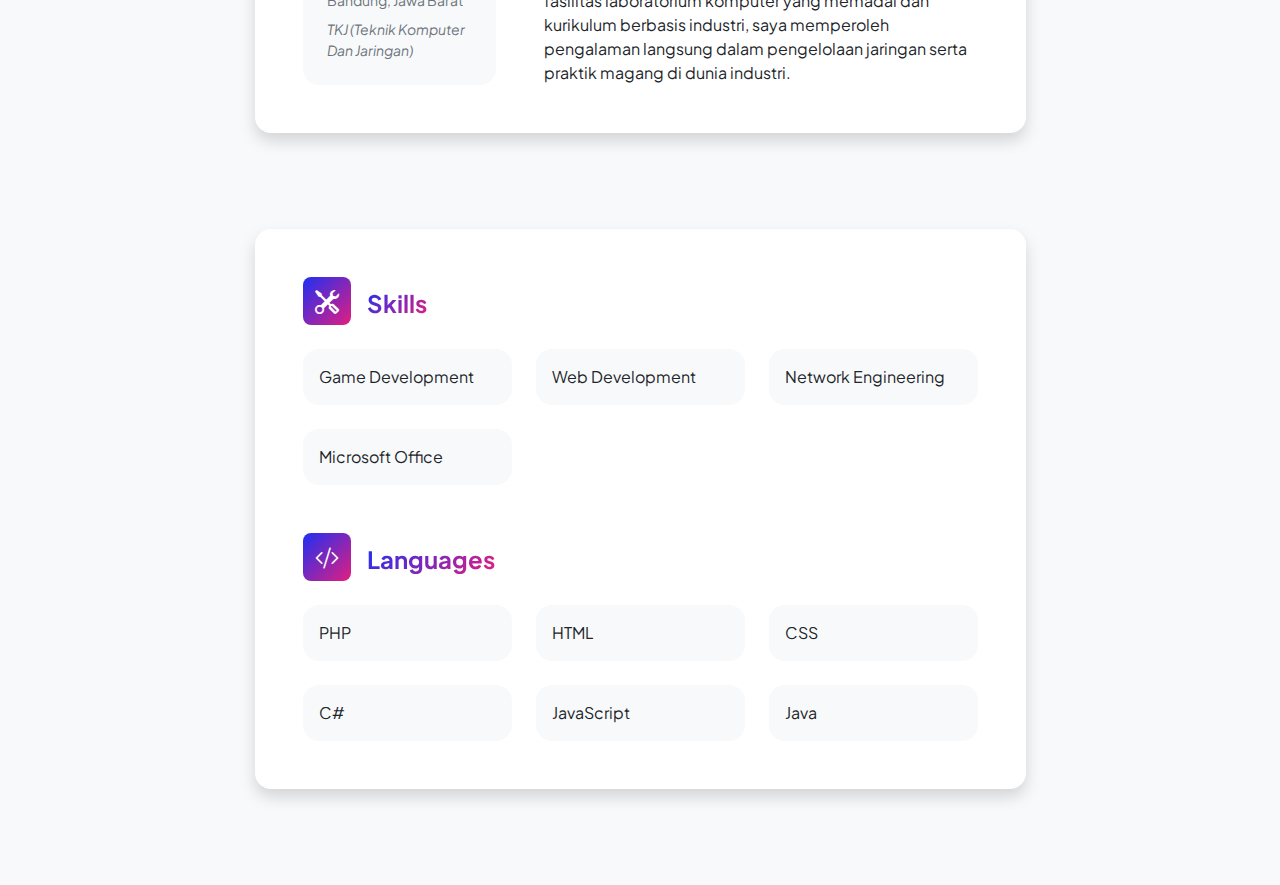
<file: resume.html>
<!DOCTYPE html>
<html lang="en">
    <head>
        <meta charset="utf-8" />
        <meta name="viewport" content="width=device-width, initial-scale=1, shrink-to-fit=no" />
        <meta name="description" content="" />
        <meta name="author" content="" />
        <title>Resume</title>
        <!-- Favicon-->
        <link rel="icon" type="image/x-icon" href="assets/favicon.ico" />
        <!-- Custom Google font-->
        <link rel="preconnect" href="https://fonts.googleapis.com" />
        <link rel="preconnect" href="https://fonts.gstatic.com" crossorigin />
        <link href="https://fonts.googleapis.com/css2?family=Plus+Jakarta+Sans:wght@100;200;300;400;500;600;700;800;900&amp;display=swap" rel="stylesheet" />
        <!-- Bootstrap icons-->
        <link href="https://cdn.jsdelivr.net/npm/bootstrap-icons@1.8.1/font/bootstrap-icons.css" rel="stylesheet" />
        <!-- Core theme CSS (includes Bootstrap)-->
        <link href="css/styles.css" rel="stylesheet" />
    </head>
    <body class="d-flex flex-column h-100 bg-light">
        <main class="flex-shrink-0">
            <!-- Navigation-->
            <nav class="navbar navbar-expand-lg navbar-light bg-white py-3">
                <div class="container px-5">
                    <a class="navbar-brand" href="index.html"><span class="fw-bolder text-primary">Resume</span></a>
                    <button class="navbar-toggler" type="button" data-bs-toggle="collapse" data-bs-target="#navbarSupportedContent" aria-controls="navbarSupportedContent" aria-expanded="false" aria-label="Toggle navigation"><span class="navbar-toggler-icon"></span></button>
                    <div class="collapse navbar-collapse" id="navbarSupportedContent">
                        <ul class="navbar-nav ms-auto mb-2 mb-lg-0 small fw-bolder">
                            <li class="nav-item"><a class="nav-link" href="index.html">Home</a></li>
                            <li class="nav-item"><a class="nav-link" href="resume.html">Resume</a></li>
                            <li class="nav-item"><a class="nav-link" href="projects.html">Projects</a></li>
                            <li class="nav-item"><a class="nav-link" href="contact.html">Contact</a></li>
                        </ul>
                    </div>
                </div>
            </nav>
            <!-- Page Content-->
            <div class="container px-5 my-5">
                <div class="text-center mb-5">
                    <h1 class="display-5 fw-bolder mb-0"><span class="text-gradient d-inline">Resume</span></h1>
                </div>
                <div class="row gx-5 justify-content-center">
                    <div class="col-lg-11 col-xl-9 col-xxl-8">
                        <!-- Experience Section-->
                        <section>
                            <div class="d-flex align-items-center justify-content-between mb-4">
                                <h2 class="text-primary fw-bolder mb-0">Experience</h2>
                                <!-- Download resume button-->
                                <!-- Note: Set the link href target to a PDF file within your project-->
                                <!-- <a class="btn btn-primary px-4 py-3" href="#!">
                                    <div class="d-inline-block bi bi-download me-2"></div>
                                    Download Resume
                                </a> -->
                            </div>
                            <!-- Experience Card 1-->
                            <div class="card shadow border-0 rounded-4 mb-5">
                                <div class="card-body p-5">
                                    <div class="row align-items-center gx-5">
                                        <div class="col text-center text-lg-start mb-4 mb-lg-0">
                                            <div class="bg-light p-4 rounded-4">
                                                <div class="text-primary fw-bolder mb-2">2021 - Present</div>
                                                <div class="small fw-bolder">Web Dev, Game Dev</div>
                                                <div class="small text-muted">Creative Student Association (CSA)</div>
                                                <div class="small text-muted">Organization in STMIK Mardira</div>
                                            </div>
                                        </div>
                                        <div class="col-lg-8"><div>Sebagai anggota organisasi yang bergerak di bidang pemrograman dan desain multimedia, saya berfokus pada pengembangan keterampilan dalam pembuatan dan pengembangan web, game, serta desain grafis. Di sini, saya terlibat dalam berbagai proyek kolaboratif, termasuk pengembangan website dan aplikasi, pembuatan game, serta desain konten multimedia. Pengalaman ini memperkaya pengetahuan saya di bidang teknologi dan desain, serta memperkuat kemampuan teamwork dan manajemen proyek.</div></div>
                                    </div>
                                </div>
                            </div>
                            <!-- Experience Card 2-->
                            <div class="card shadow border-0 rounded-4 mb-5">
                                <div class="card-body p-5">
                                    <div class="row align-items-center gx-5">
                                        <div class="col text-center text-lg-start mb-4 mb-lg-0">
                                            <div class="bg-light p-4 rounded-4">
                                                <div class="text-primary fw-bolder mb-2">2018</div>
                                                <div class="small fw-bolder">network engineering</div>
                                                <div class="small text-muted">Dinas Perpustakaan Dan Kearsipan (DISPUSIP)</div>
                                                <div class="small text-muted">Kabupaten Bandung, Jawa Barat</div>
                                            </div>
                                        </div>
                                        <div class="col-lg-8"><div>Berpengalaman Praktek kerja lapangan di Dinas perpustakaan sebagai Teknisi kabel UTP mengganti dan membuat jalur kabel UTP dan penginputan data surat keluar dan surat masuk.</div></div>
                                    </div>
                                </div>
                            </div>
                        </section>
                        <!-- Education Section-->
                        <section>
                            <h2 class="text-secondary fw-bolder mb-4">Education</h2>
                            <!-- Education Card 1-->
                            <div class="card shadow border-0 rounded-4 mb-5">
                                <div class="card-body p-5">
                                    <div class="row align-items-center gx-5">
                                        <div class="col text-center text-lg-start mb-4 mb-lg-0">
                                            <div class="bg-light p-4 rounded-4">
                                                <div class="text-secondary fw-bolder mb-2">2021 - Present</div>
                                                <div class="mb-2">
                                                    <div class="small fw-bolder">STMIK Mardira Indonesia</div>
                                                    <div class="small text-muted">Kota Bandung, Jawa Barat</div>
                                                </div>
                                                <div class="fst-italic">
                                                    <!-- <div class="small text-muted">Master's</div> -->
                                                    <div class="small text-muted">Teknik Informatika</div>
                                                </div>
                                            </div>
                                        </div>
                                        <div class="col-lg-8"><div>STMIK Mardira Indonesia merupakan perguruan tinggi yang berfokus pada pengembangan teknologi informasi. Dengan jurusan Teknik Informatika, saya mempelajari berbagai disiplin ilmu terkait pemrograman, basis data, dan pengembangan sistem informasi. Kampus ini dilengkapi dengan fasilitas modern seperti laboratorium komputer dan jaringan kerjasama luas untuk program magang yang memungkinkan mahasiswa memperoleh pengalaman langsung di industri teknologi informasi</div></div>
                                    </div>
                                </div>
                            </div>
                            <!-- Education Card 2-->
                            <div class="card shadow border-0 rounded-4 mb-5">
                                <div class="card-body p-5">
                                    <div class="row align-items-center gx-5">
                                        <div class="col text-center text-lg-start mb-4 mb-lg-0">
                                            <div class="bg-light p-4 rounded-4">
                                                <div class="text-secondary fw-bolder mb-2">2017 - 2019</div>
                                                <div class="mb-2">
                                                    <div class="small fw-bolder">SMKN 1 Katapang</div>
                                                    <div class="small text-muted">Katapang, Kabupaten Bandung, Jawa Barat</div>
                                                </div>
                                                <div class="fst-italic">
                                                    <!-- <div class="small text-muted">Undergraduate</div> -->
                                                    <div class="small text-muted">TKJ (Teknik Komputer Dan Jaringan)</div>
                                                </div>
                                            </div>
                                        </div>
                                        <div class="col-lg-8"><div>Di SMKN 1 Katapang, saya mengambil jurusan Teknik Komputer dan Jaringan (TKJ), di mana saya mempelajari dasar-dasar jaringan komputer, konfigurasi perangkat keras, serta troubleshooting jaringan. Dengan dukungan fasilitas laboratorium komputer yang memadai dan kurikulum berbasis industri, saya memperoleh pengalaman langsung dalam pengelolaan jaringan serta praktik magang di dunia industri.</div></div>
                                    </div>
                                </div>
                            </div>
                        </section>
                        <!-- Divider-->
                        <div class="pb-5"></div>
                        <!-- Skills Section-->
                        <section>
                            <!-- Skillset Card-->
                            <div class="card shadow border-0 rounded-4 mb-5">
                                <div class="card-body p-5">
                                    <!-- Professional skills list-->
                                    <div class="mb-5">
                                        <div class="d-flex align-items-center mb-4">
                                            <div class="feature bg-primary bg-gradient-primary-to-secondary text-white rounded-3 me-3"><i class="bi bi-tools"></i></div>
                                            <h3 class="fw-bolder mb-0"><span class="text-gradient d-inline">Skills</span></h3>
                                        </div>
                                        <div class="row row-cols-1 row-cols-md-3 mb-4">
                                            <div class="col mb-4 mb-md-0"><div class="d-flex align-items-center bg-light rounded-4 p-3 h-100">Game Development</div></div>
                                            <div class="col mb-4 mb-md-0"><div class="d-flex align-items-center bg-light rounded-4 p-3 h-100">Web Development</div></div>
                                            <div class="col"><div class="d-flex align-items-center bg-light rounded-4 p-3 h-100">Network Engineering</div></div>
                                        </div>
                                        <div class="row row-cols-1 row-cols-md-3">
                                            <div class="col mb-4 mb-md-0"><div class="d-flex align-items-center bg-light rounded-4 p-3 h-100">Microsoft Office</div></div>
                                        </div>
                                    </div>
                                    <!-- Languages list-->
                                    <div class="mb-0">
                                        <div class="d-flex align-items-center mb-4">
                                            <div class="feature bg-primary bg-gradient-primary-to-secondary text-white rounded-3 me-3"><i class="bi bi-code-slash"></i></div>
                                            <h3 class="fw-bolder mb-0"><span class="text-gradient d-inline">Languages</span></h3>
                                        </div>
                                        <div class="row row-cols-1 row-cols-md-3 mb-4">
                                            <div class="col mb-4 mb-md-0"><div class="d-flex align-items-center bg-light rounded-4 p-3 h-100">PHP</div></div>
                                            <div class="col mb-4 mb-md-0"><div class="d-flex align-items-center bg-light rounded-4 p-3 h-100">HTML</div></div>
                                            <div class="col"><div class="d-flex align-items-center bg-light rounded-4 p-3 h-100">CSS</div></div>
                                        </div>
                                        <div class="row row-cols-1 row-cols-md-3">
                                            <div class="col mb-4 mb-md-0"><div class="d-flex align-items-center bg-light rounded-4 p-3 h-100">C#</div></div>
                                            <div class="col mb-4 mb-md-0"><div class="d-flex align-items-center bg-light rounded-4 p-3 h-100">JavaScript</div></div>
                                            <div class="col"><div class="d-flex align-items-center bg-light rounded-4 p-3 h-100">Java</div></div>
                                        </div>
                                    </div>
                                </div>
                            </div>
                        </section>
                    </div>
                </div>
            </div>
        </main>
        <!-- Bootstrap core JS-->
        <script src="https://cdn.jsdelivr.net/npm/bootstrap@5.2.3/dist/js/bootstrap.bundle.min.js"></script>
        <!-- Core theme JS-->
        <script src="js/scripts.js"></script>
    </body>
</html>
</file>
